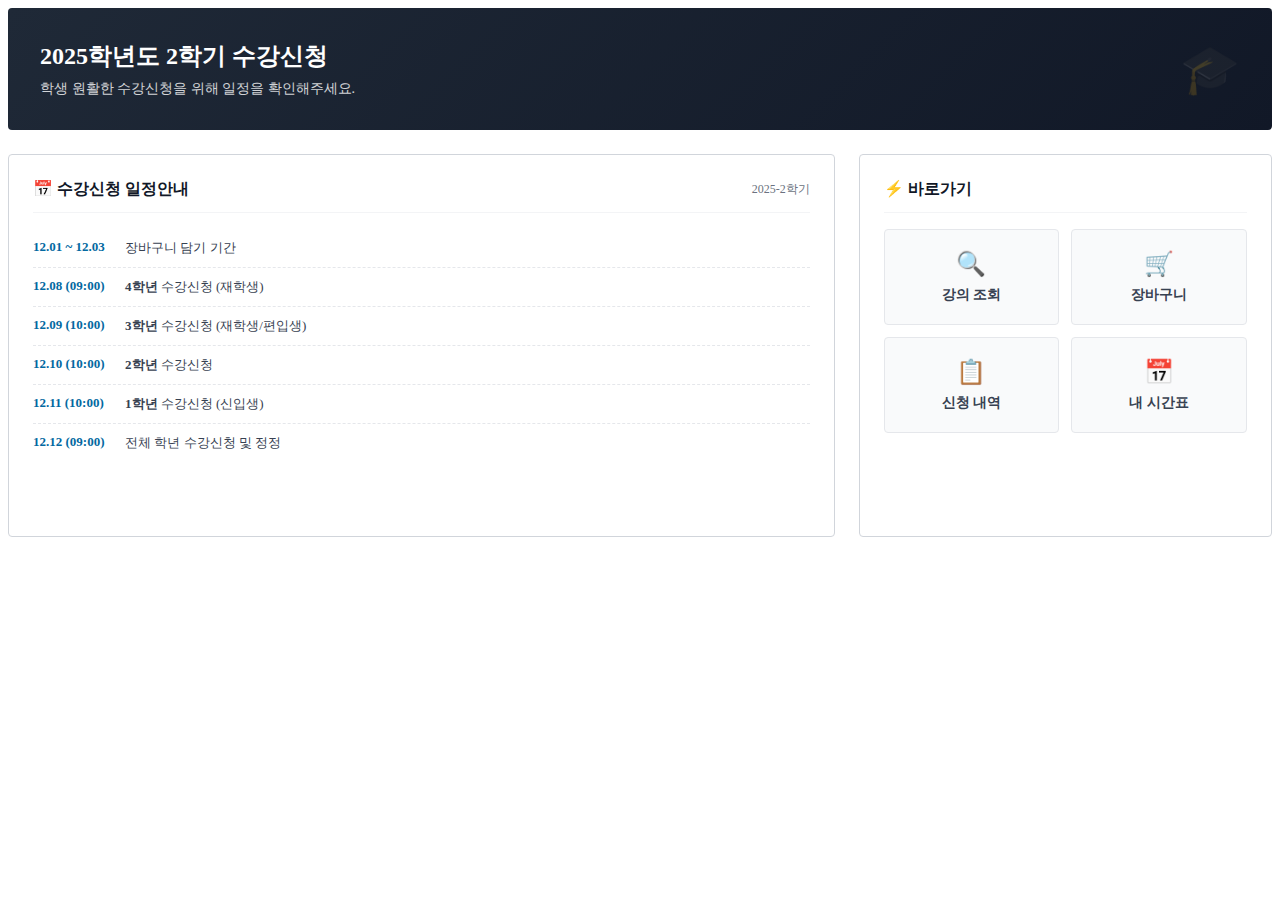
<file: SKU_Term/src/main/resources/templates/index.html>
<!DOCTYPE html>
<html lang="ko"
      xmlns:th="http://www.thymeleaf.org"
      xmlns:layout="http://www.ultraq.net.nz/thymeleaf/layout"
      layout:decorate="~{layout}">

<head>
    <title>홈 - Smart Course Portal</title>
    <style>
        /* 메인 페이지 전용 스타일 */
        .dashboard-grid {
            display: grid;
            grid-template-columns: 2fr 1fr; /* 좌측:우측 = 2:1 */
            gap: 24px;
        }

        /* [1] 환영 배너 */
        .welcome-banner {
            background: linear-gradient(135deg, #1f2937 0%, #111827 100%);
            color: #ffffff;
            border-radius: 4px;
            padding: 32px;
            margin-bottom: 24px;
            display: flex;
            justify-content: space-between;
            align-items: center;
        }
        .wb-content h2 { margin: 0 0 8px 0; font-size: 24px; font-weight: 700; }
        .wb-content p { margin: 0; opacity: 0.8; font-size: 14px; }
        .wb-icon { font-size: 48px; opacity: 0.2; }

        /* [2] 카드 공통 */
        .dash-card {
            background: #ffffff;
            border: 1px solid #d1d5db;
            border-radius: 4px;
            padding: 24px;
            height: 100%;
        }
        .dc-header {
            display: flex;
            justify-content: space-between;
            align-items: center;
            margin-bottom: 16px;
            padding-bottom: 12px;
            border-bottom: 1px solid #f3f4f6;
        }
        .dc-title { font-size: 16px; font-weight: 700; color: #111827; margin: 0; }
        .dc-more { font-size: 12px; color: #6b7280; text-decoration: none; }

        /* [3] 일정 목록 */
        .schedule-list { list-style: none; padding: 0; margin: 0; }
        .schedule-item {
            display: flex;
            gap: 12px;
            padding: 10px 0;
            border-bottom: 1px dashed #e5e7eb;
        }
        .schedule-item:last-child { border-bottom: none; }
        .sch-date {
            font-size: 13px;
            font-weight: 700;
            color: #0369a1;
            width: 80px;
        }
        .sch-content { font-size: 13px; color: #374151; }

        /* [4] 퀵 메뉴 (바로가기) */
        .quick-menu-grid {
            display: grid;
            grid-template-columns: 1fr 1fr;
            gap: 12px;
        }
        .quick-btn {
            display: flex;
            flex-direction: column;
            align-items: center;
            justify-content: center;
            gap: 8px;
            padding: 20px;
            background: #f9fafb;
            border: 1px solid #e5e7eb;
            border-radius: 4px;
            text-decoration: none;
            color: #374151;
            transition: all 0.2s;
        }
        .quick-btn:hover {
            background: #ffffff;
            border-color: #0369a1;
            color: #0369a1;
            box-shadow: 0 4px 6px -1px rgba(0,0,0,0.05);
            transform: translateY(-2px);
        }
        .qb-icon { font-size: 24px; }
        .qb-label { font-size: 14px; font-weight: 600; }

        @media (max-width: 768px) {
            .dashboard-grid { grid-template-columns: 1fr; }
        }
    </style>
</head>

<section layout:fragment="content">
    <div class="welcome-banner">
        <div class="wb-content">
            <h2>2025학년도 2학기 수강신청</h2>
            <p>
                <span th:text="${currentUserText != null} ? ${currentUserText.split('\(')[0]} : '학생'">학생</span>
                원활한 수강신청을 위해 일정을 확인해주세요.
            </p>
        </div>
        <div class="wb-icon">🎓</div>
    </div>

    <div class="dashboard-grid">
        <div class="left-col">
            <div class="dash-card">
                <div class="dc-header">
                    <h3 class="dc-title">📅 수강신청 일정안내</h3>
                    <span class="dc-more">2025-2학기</span>
                </div>
                <ul class="schedule-list">
                    <li class="schedule-item">
                        <span class="sch-date">12.01 ~ 12.03</span>
                        <span class="sch-content">장바구니 담기 기간</span>
                    </li>
                    <li class="schedule-item">
                        <span class="sch-date">12.08 (09:00)</span>
                        <span class="sch-content"><strong>4학년</strong> 수강신청 (재학생)</span>
                    </li>
                    <li class="schedule-item">
                        <span class="sch-date">12.09 (10:00)</span>
                        <span class="sch-content"><strong>3학년</strong> 수강신청 (재학생/편입생)</span>
                    </li>
                    <li class="schedule-item">
                        <span class="sch-date">12.10 (10:00)</span>
                        <span class="sch-content"><strong>2학년</strong> 수강신청</span>
                    </li>
                    <li class="schedule-item">
                        <span class="sch-date">12.11 (10:00)</span>
                        <span class="sch-content"><strong>1학년</strong> 수강신청 (신입생)</span>
                    </li>
                    <li class="schedule-item">
                        <span class="sch-date">12.12 (09:00)</span>
                        <span class="sch-content">전체 학년 수강신청 및 정정</span>
                    </li>
                </ul>
            </div>
        </div>

        <div class="right-col">
            <div class="dash-card">
                <div class="dc-header">
                    <h3 class="dc-title">⚡ 바로가기</h3>
                </div>
                <div class="quick-menu-grid">
                    <a href="/lectures" class="quick-btn">
                        <span class="qb-icon">🔍</span>
                        <span class="qb-label">강의 조회</span>
                    </a>
                    <a href="/cart" class="quick-btn">
                        <span class="qb-icon">🛒</span>
                        <span class="qb-label">장바구니</span>
                    </a>
                    <a href="/enrollments" class="quick-btn">
                        <span class="qb-icon">📋</span>
                        <span class="qb-label">신청 내역</span>
                    </a>
                    <a href="/timetable" class="quick-btn">
                        <span class="qb-icon">📅</span>
                        <span class="qb-label">내 시간표</span>
                    </a>
                </div>
            </div>
        </div>
    </div>
</section>
</html>
</file>
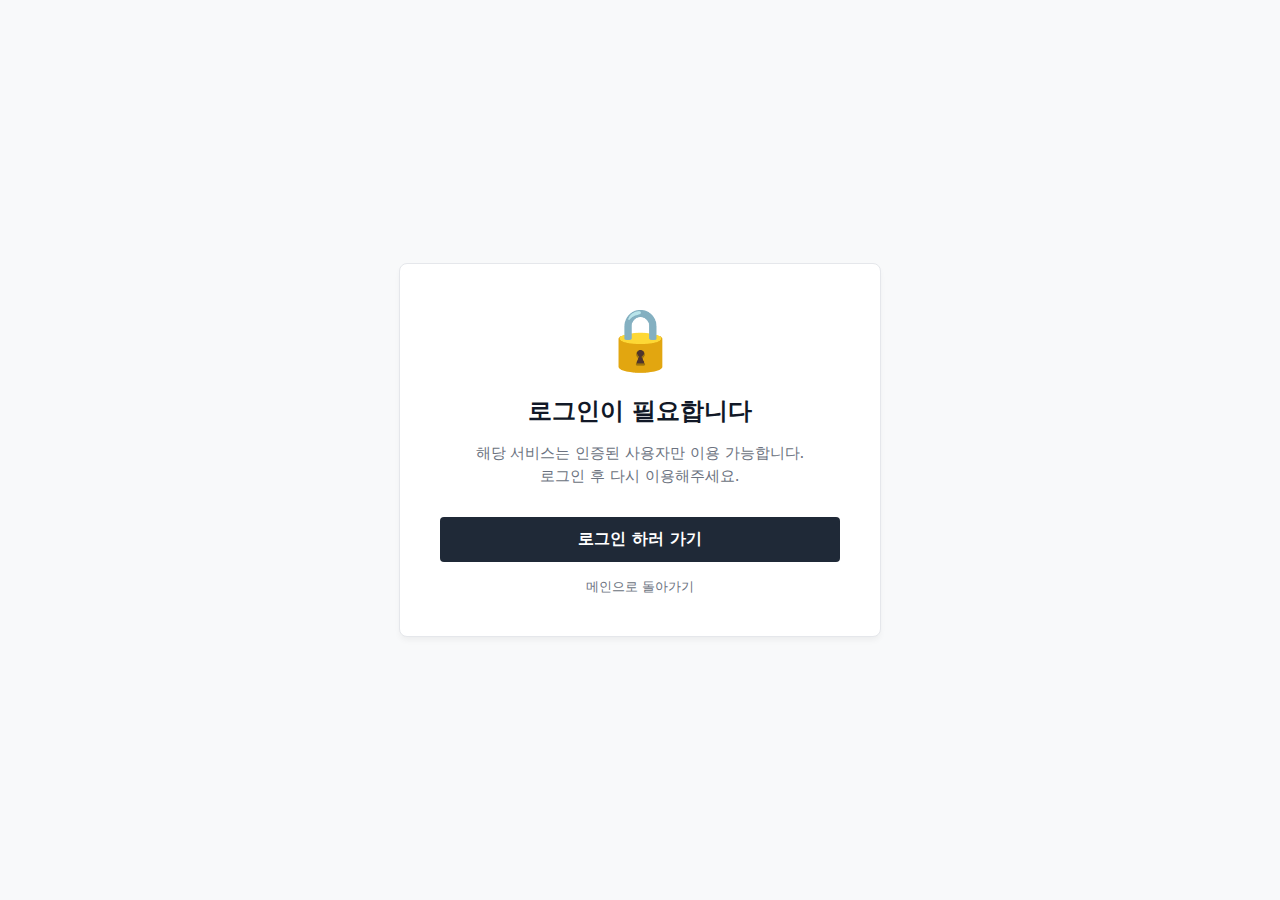
<file: SKU_Term/src/main/resources/templates/error/login_required.html>
<!DOCTYPE html>
<html lang="ko" xmlns:th="http://www.thymeleaf.org">
<head>
  <meta charset="UTF-8">
  <title>로그인 필요 - Smart Course Portal</title>
  <meta name="viewport" content="width=device-width, initial-scale=1.0">
  <style>
    body {
      margin: 0; padding: 0;
      font-family: system-ui, -apple-system, sans-serif;
      background: #f8f9fa;
      display: flex; align-items: center; justify-content: center;
      height: 100vh; text-align: center; color: #1f2937;
    }
    .container {
      background: #fff;
      padding: 40px;
      border-radius: 8px;
      border: 1px solid #e5e7eb;
      box-shadow: 0 4px 6px -1px rgba(0, 0, 0, 0.05);
      max-width: 400px;
      width: 90%;
    }
    .icon { font-size: 60px; margin-bottom: 20px; display: block; }
    .title { font-size: 24px; font-weight: 700; margin: 0 0 10px 0; color: #111827; }
    .msg { font-size: 15px; color: #6b7280; margin-bottom: 30px; line-height: 1.5; }

    .btn {
      display: block;
      width: 100%;
      padding: 12px 0;
      background: #1f2937;
      color: #fff;
      text-decoration: none;
      border-radius: 4px;
      font-weight: 600;
      transition: background 0.2s;
      box-sizing: border-box;
    }
    .btn:hover { background: #111827; }

    .btn-home {
      display: inline-block;
      margin-top: 16px;
      font-size: 13px;
      color: #6b7280;
      text-decoration: none;
    }
    .btn-home:hover { text-decoration: underline; color: #374151; }
  </style>
</head>
<body>
<div class="container">
  <span class="icon">🔒</span>
  <h1 class="title">로그인이 필요합니다</h1>
  <p class="msg">
    해당 서비스는 인증된 사용자만 이용 가능합니다.<br>
    로그인 후 다시 이용해주세요.
  </p>

  <a href="/member/login" class="btn">로그인 하러 가기</a>
  <a href="/" class="btn-home">메인으로 돌아가기</a>
</div>
</body>
</html>
</file>
